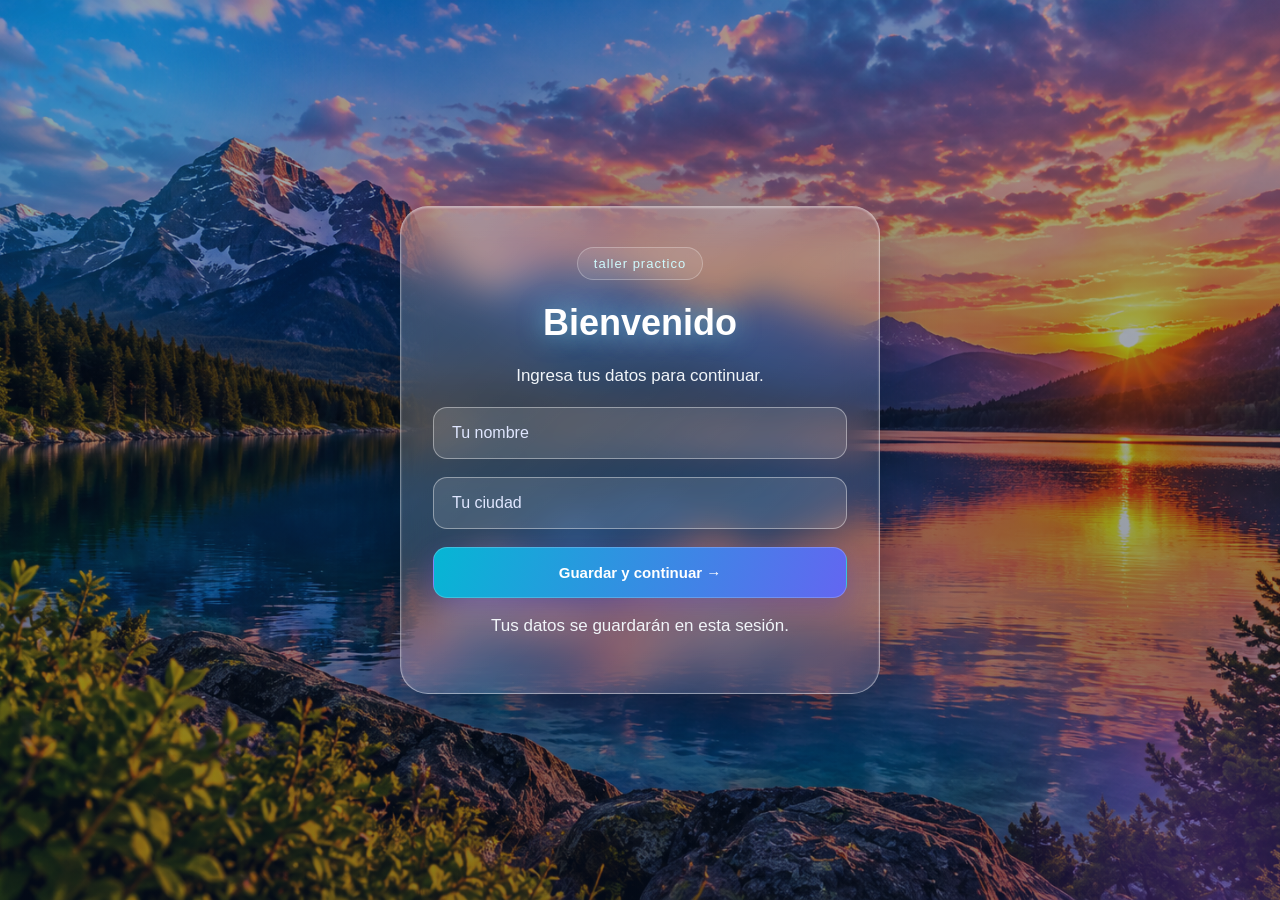
<file: index.html>
<!DOCTYPE html>
<html lang="es">
<head>
    <meta charset="UTF-8">
    <meta name="viewport" content="width=device-width, initial-scale=1.0">
    <title>Taller sessionStorage</title>
    <meta http-equiv="refresh" content="0; url=pagina1.html">
</head>
<body>
    <p>Bienvenido a mi taller de sessionStorage.</p>
    <a href="pagina1.html">Ingresar al taller</a>
</body>
</html>
</file>
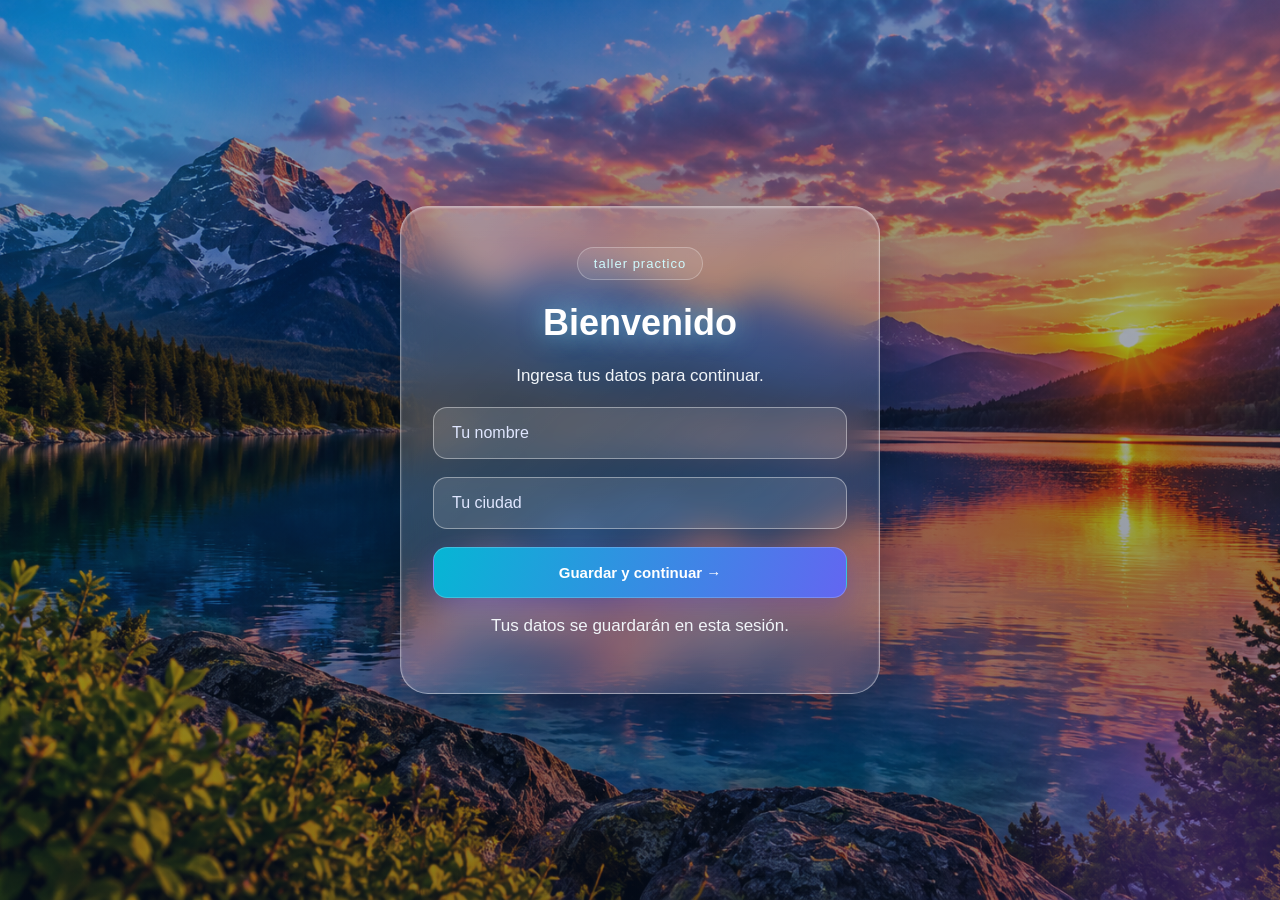
<file: pagina1.html>
<!DOCTYPE html>
<html lang="es">
<head>
    <meta charset="UTF-8">
    <meta name="viewport" content="width=device-width, initial-scale=1.0">
    <title>SessionStorage | Página 1</title>
    <link rel="stylesheet" href="CSS/styles.css">
    <script src="JS/pagina1.js" defer></script>
</head>
<body>
    <main class="tarjeta">
        <span class="etiqueta">taller practico</span>

        <h1>Bienvenido</h1>

        <p>Ingresa tus datos para continuar.</p>

        <input type="text" id="nombre" placeholder="Tu nombre">
        <input type="text" id="ciudad" placeholder="Tu ciudad">

        <button id="btn-guardar">
            Guardar y continuar →
        </button>

        <p class="nota">Tus datos se guardarán en esta sesión.</p>
    </main>
</body>
</html>
</file>
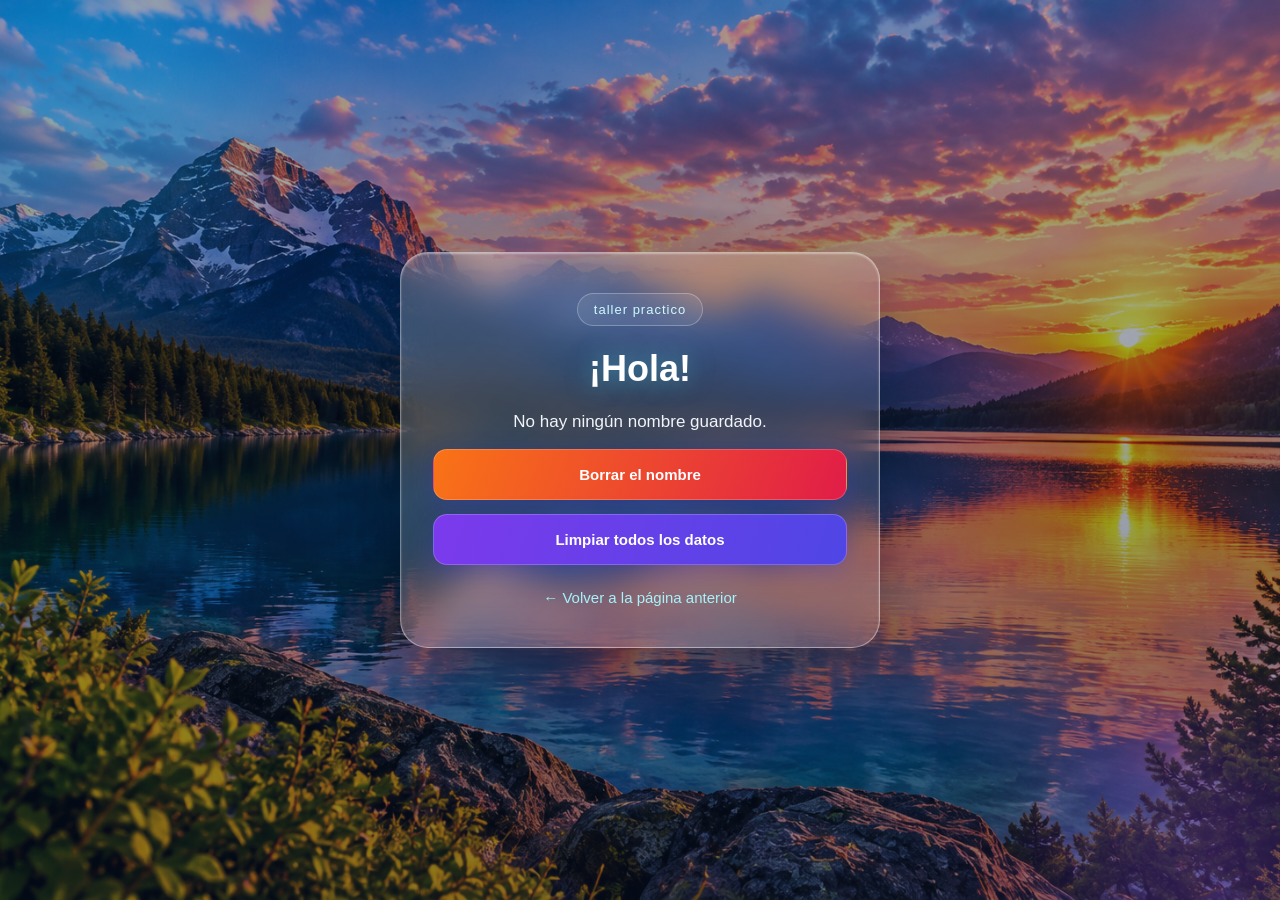
<file: pagina2.html>
<!DOCTYPE html>
<html lang="es">
<head>
    <meta charset="UTF-8">
    <meta name="viewport" content="width=device-width, initial-scale=1.0">
    <title>Mi espacio digital | Página 2</title>
    <link rel="stylesheet" href="CSS/styles.css">
    <script src="JS/pagina2.js" defer></script>
</head>
<body>
    <main class="tarjeta">
        <span class="etiqueta">taller practico</span>

        <h1>¡Hola!</h1>

        <p id="saludo"></p>

        <button id="btn-borrar">Borrar el nombre</button>

        <button id="btn-limpiar">Limpiar todos los datos</button>

        <a href="pagina1.html">← Volver a la página anterior</a>
    </main>
</body>
</html>
</file>
<file: CSS/styles.css>
* {
    margin: 0;
    padding: 0;
    box-sizing: border-box;
}

body {
    min-height: 100vh;
    display: flex;
    justify-content: center;
    align-items: center;
    padding: 30px;
    font-family: 'Segoe UI', Arial, sans-serif;
    color: white;
    background:
        linear-gradient(#07152f55, #07152f77),
        url("../IMG/fondo.png") center / cover no-repeat fixed;
    overflow-x: hidden;
}

body::before {
    content: "";
    position: fixed;
    width: 350px;
    height: 350px;
    top: -100px;
    left: -100px;
    border-radius: 50%;
    background: #22d3ee44;
    filter: blur(70px);
    animation: flotar 8s ease-in-out infinite alternate;
    pointer-events: none;
}

body::after {
    content: "";
    position: fixed;
    width: 300px;
    height: 300px;
    bottom: -100px;
    right: -70px;
    border-radius: 50%;
    background: #a855f744;
    filter: blur(70px);
    animation: flotar 7s ease-in-out infinite alternate-reverse;
    pointer-events: none;
}

.tarjeta {
    position: relative;
    z-index: 1;
    width: 480px;
    padding: 40px 32px;
    margin: auto;
    text-align: center;
    border: 1px solid #ffffff66;
    border-radius: 28px;
    background: linear-gradient(
        135deg,
        #ffffff38,
        #ffffff12
    );
    backdrop-filter: blur(18px);
    -webkit-backdrop-filter: blur(18px);
    box-shadow:
        0 25px 60px #00000055,
        inset 0 1px 2px #ffffff66;
    animation: aparecer 0.8s ease both;
}

.etiqueta {
    display: inline-block;
    margin-bottom: 22px;
    padding: 8px 16px;
    color: #cffafe;
    font-size: 13px;
    letter-spacing: 1px;
    border: 1px solid #ffffff44;
    border-radius: 30px;
    background: #ffffff15;
}

h1 {
    margin-bottom: 18px;
    font-size: 36px;
    font-weight: 700;
    color: #ffffff;
    text-shadow: 0 0 25px #67e8f988;
}

p {
    margin: 14px 0;
    font-size: 17px;
    line-height: 1.6;
    color: #f1f5f9;
}

input {
    display: block;
    width: 100%;
    padding: 16px 18px;
    margin: 18px 0;
    color: white;
    font-size: 16px;
    border: 1px solid #ffffff66;
    border-radius: 14px;
    outline: none;
    background: #ffffff20;
    transition: 0.3s;
}

input::placeholder {
    color: #e0e7ff;
}

input:focus {
    border-color: #67e8f9;
    background: #ffffff30;
    box-shadow: 0 0 18px #22d3ee66;
}

button {
    display: block;
    width: 100%;
    padding: 16px;
    margin-top: 14px;
    color: white;
    font-size: 15px;
    font-weight: 700;
    border: 1px solid #ffffff33;
    border-radius: 14px;
    cursor: pointer;
    background: linear-gradient(110deg, #06b6d4, #6366f1);
    box-shadow: 0 8px 25px #4338ca55;
    transition: transform 0.3s, box-shadow 0.3s;
}

button:hover {
    transform: translateY(-3px);
    box-shadow: 0 12px 30px #22d3ee66;
}

button:active {
    transform: scale(0.98);
}

a {
    display: inline-block;
    margin-top: 24px;
    color: #a5f3fc;
    font-size: 15px;
    text-decoration: none;
    transition: 0.3s;
}

a:hover {
    color: white;
    text-shadow: 0 0 12px #67e8f9;
}

#btn-borrar {
    background: linear-gradient(110deg, #f97316, #e11d48);
}

#btn-limpiar {
    background: linear-gradient(110deg, #7c3aed, #4f46e5);
}
</file>
